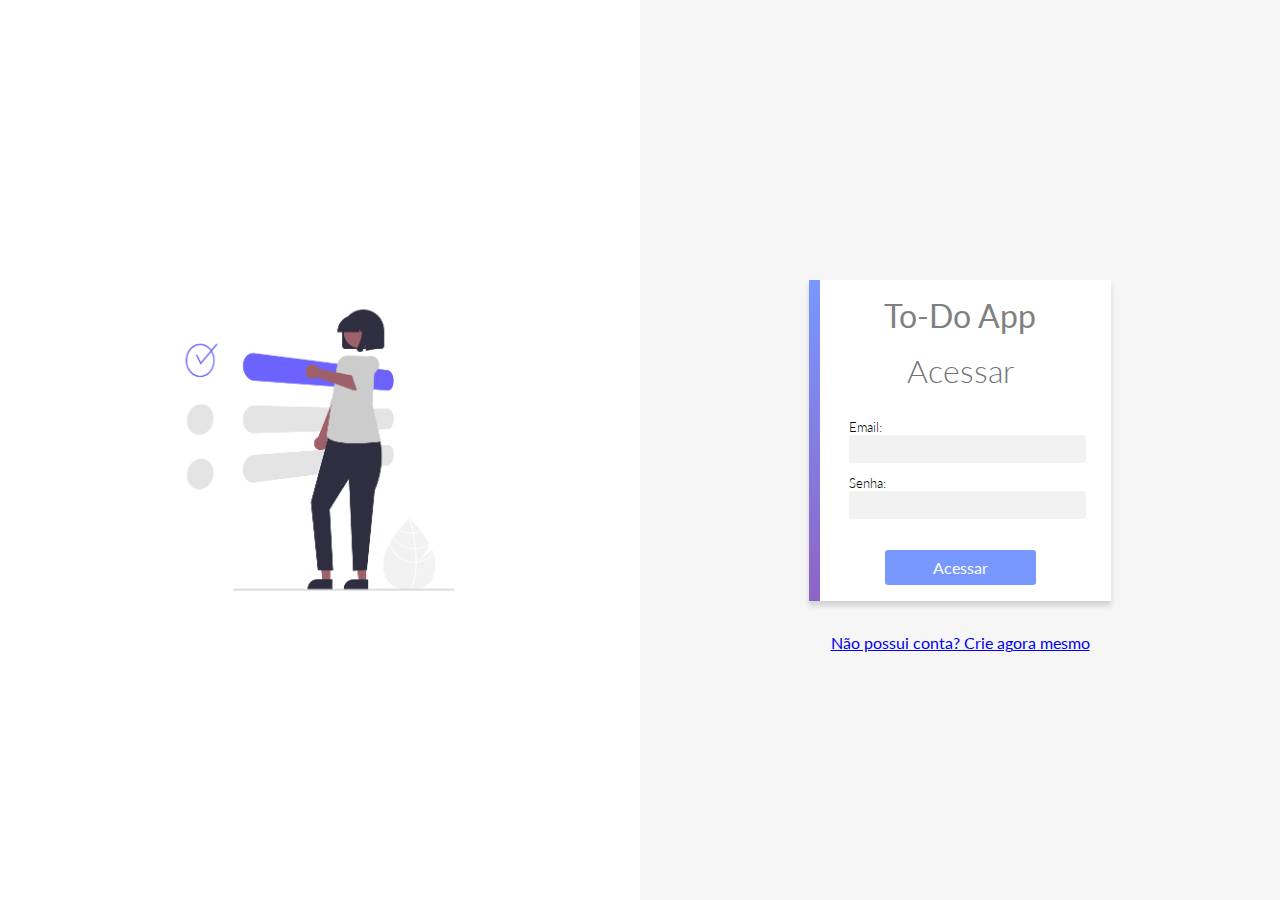
<file: app-to-do/index.html>
<!DOCTYPE html>
<html lang="pt-BR">

<head>
  <meta charset="UTF-8">
  <meta http-equiv="X-UA-Compatible" content="IE=edge">
  <meta name="viewport" content="width=device-width, initial-scale=1.0">
  <title>To-Do App</title>

  <!-- ---------------- estilos compartilhados entre login e signup ---------------- -->
  <link rel="stylesheet" href="styles/acesso.css">

  <!-- ---------------------- lógica aplicada no login ----------------------- -->
  <!-- <script src="/scripts/utils.js"></script> -->
  <!-- <script src="/scripts/index.js"></script> -->
  <script src="./scripts/login.js" type="module" defer></script>

</head>

<body>
  <div class="left">
    <img src="./assets/pessoa-login.png" alt="">
  </div>

  <div class="right">
    <form>
      <div class="form-header">
        <p>To-Do App</p>
      </div>
      <h1>Acessar</h1>
      <label>
        Email:
        <input id="inputEmail" type="text">
      </label>
      <label>
        Senha:
        <input id="inputPassword" type="password">
      </label>

      <button type="submit" id="buttonLoginSubmit">Acessar</button>

    </form>
    <div class="ingressar">
      <a href="signup.html">Não possui conta? Crie agora mesmo</a>
    </div>
  </div>

</body>

</html>
</file>
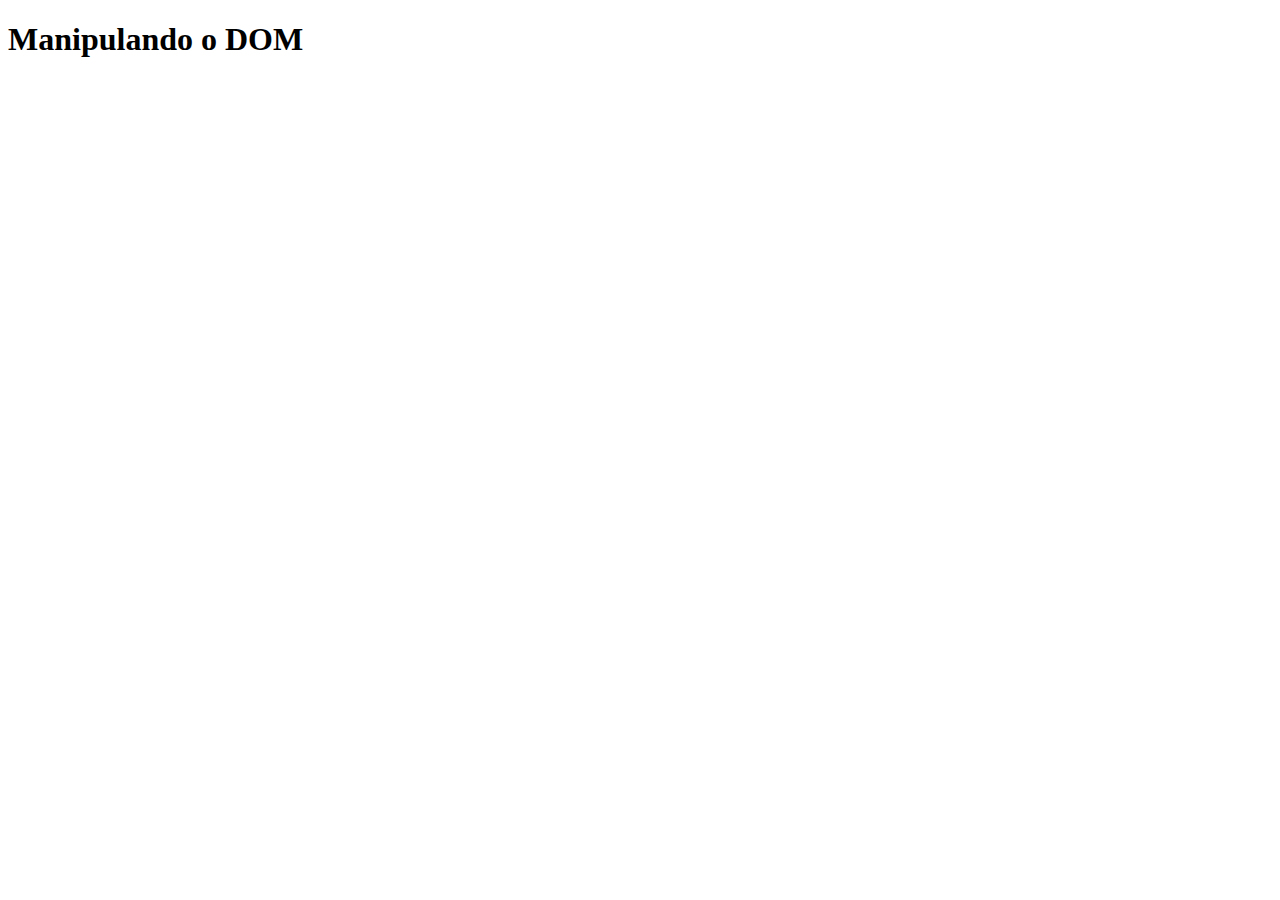
<file: aula-04/index.html>
<!DOCTYPE html>
<html lang="en">
  <head>
    <meta charset="UTF-8" />
    <meta
      http-equiv="X-UA-Compatible"
      content="IE=edge"
    />
    <meta
      name="viewport"
      content="width=device-width, initial-scale=1.0"
    />
    <title>Document</title>
  </head>
  <body>

    <div class="card"></div>
    <div class="card"></div>

    <h1 id="tituloPrincipal">Manipulando o DOM</h1>

    <div class="card card-active active"></div>
    <div class="card"></div>
    <div class="card"></div>

    <script src="./main.js"></script>

  </body>
</html>
</file>
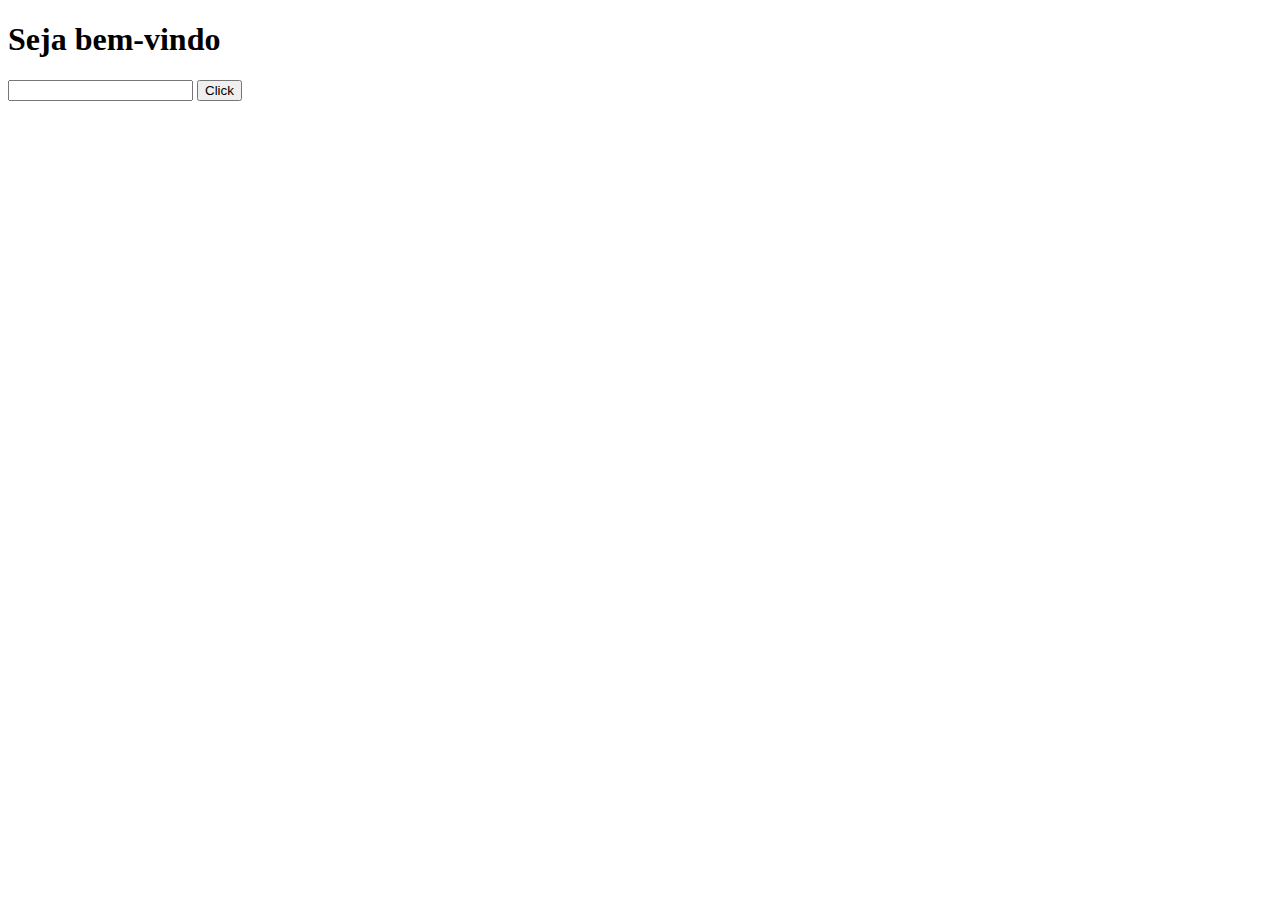
<file: aula-06/index.html>
<!DOCTYPE html>
<html lang="en">
<head>
    <meta charset="UTF-8">
    <meta http-equiv="X-UA-Compatible" content="IE=edge">
    <meta name="viewport" content="width=device-width, initial-scale=1.0">
    <title>Document</title>
</head>
<body>

    <h1>Seja bem-vindo <b id="userName"></b></h1>

    <input type="text">

    <button>Click</button>

    <script src="./main.js" type="module"></script>

</body>
</html>
</file>
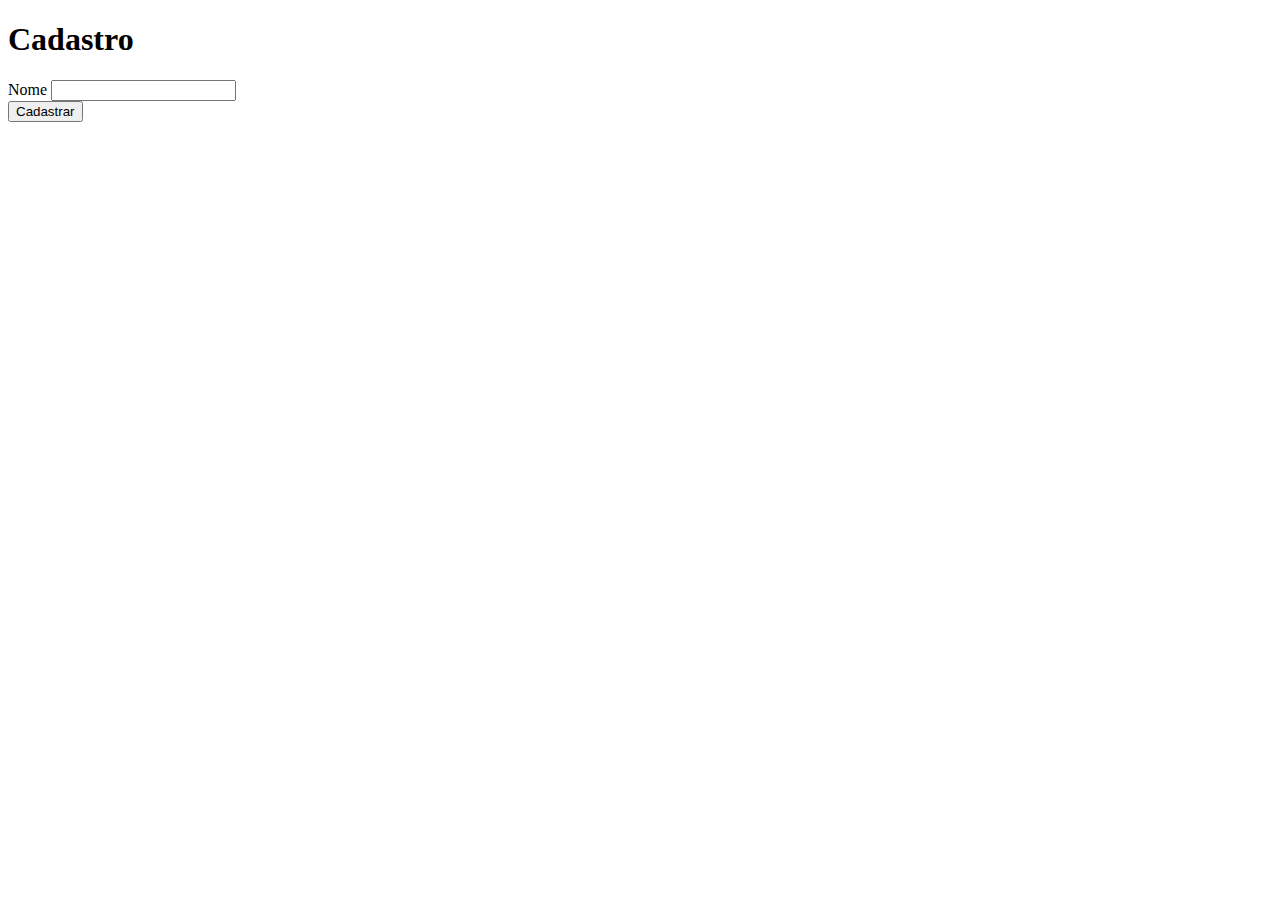
<file: aula-09/index.html>
<!DOCTYPE html>
<html lang="en">
<head>
    <meta charset="UTF-8">
    <meta http-equiv="X-UA-Compatible" content="IE=edge">
    <meta name="viewport" content="width=device-width, initial-scale=1.0">
    <title>Document</title>
    <script src="./main.js" type="module" defer></script>
</head>
<body>

    <form>

        <h1>Cadastro</h1>

        <div>
            <label for="nameInput">Nome</label>
            <input type="text" id="nameInput">
        </div>

        <button type="submit" id="submitFormButton">Cadastrar</button>

    </form>

</body>
</html>
</file>
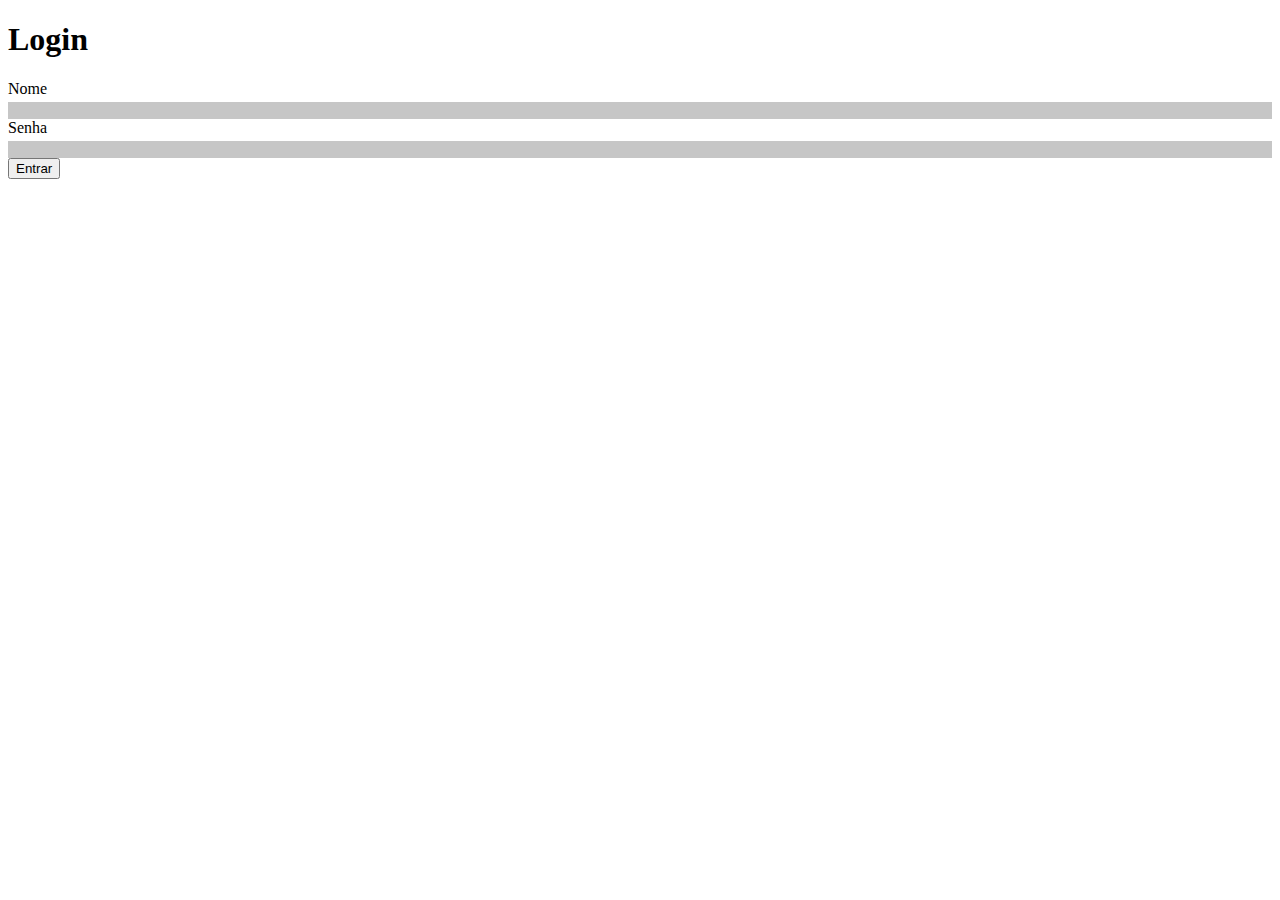
<file: aula-11/index.html>
<!DOCTYPE html>
<html lang="en">
<head>
    <meta charset="UTF-8">
    <meta http-equiv="X-UA-Compatible" content="IE=edge">
    <meta name="viewport" content="width=device-width, initial-scale=1.0">
    <title>Document</title>
    <link rel="stylesheet" href="styles.css">
    <script src="./main.js" defer></script>
</head>
<body>
    
    <form>

        <h1>Login</h1>

        <div class="form-control" id="formControlNome">
            <label for="userNameInput">Nome</label>
            <input
                type="text"
                required
                minlength="4"
                maxlength="25"
                id="userNameInput"
            >
            <small>Por favor, preencha o campo Nome com no minimo 4 caracteres</small>
        </div>

        <div class="form-control" id="formControlPassword">
            <label for="userPasswordInput">Senha</label>
            <input
                type="password"
                required
                minlength="8"
                id="userPasswordInput"
            >
            <small>Por favor, preencha o campo Senha com no minimo 8 caracteres</small>
        </div>

        <button type="submit" id="loginButton">Entrar</button>

    </form>

</body>
</html>
</file>
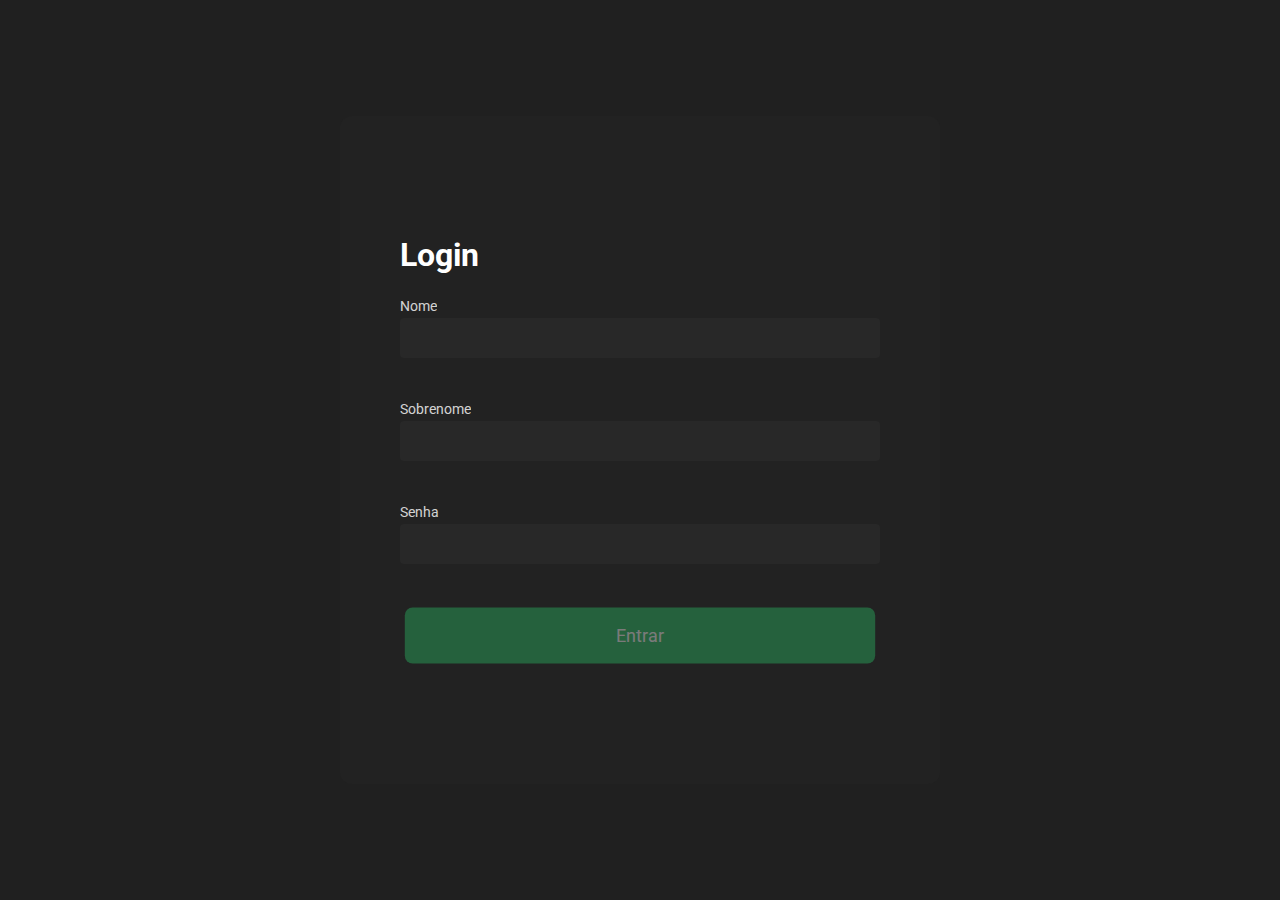
<file: aula-12/index.html>
<!DOCTYPE html>
<html lang="en">
<head>
    <meta charset="UTF-8">
    <meta http-equiv="X-UA-Compatible" content="IE=edge">
    <meta name="viewport" content="width=device-width, initial-scale=1.0">
    <title>Document</title>
    <link rel="stylesheet" href="styles.css">
    <script src="./main.js" defer></script>
</head>
<body>
    
    <form>

        <h1>Login</h1>

        <div class="form-control">
            <label for="userNameInput">Nome</label>
            <input
                type="text"
                name="nickname"
                required
                minlength="4"
                maxlength="25"
                id="userNameInput"
            >
            <small>Por favor, preencha o campo Nome com no minimo 4 caracteres</small>
        </div>

        <div class="form-control">
            <label for="userLastNameInput">Sobrenome</label>
            <input
                type="text"
                name="lastname"
                required
                minlength="4"
                maxlength="25"
                id="userLastNameInput"
            >
            <small>Por favor, preencha o campo Sobrenome com no minimo 4 caracteres</small>
        </div>

        <div class="form-control">
            <label for="userPasswordInput">Senha</label>
            <input
                type="password"
                name="password2"
                required
                minlength="8"
                id="userPasswordInput"
            >
            <small>Por favor, preencha o campo Senha com no minimo 8 caracteres</small>
        </div>

        <button
            disabled
            type="submit"
            id="loginButton"
        >Entrar</button>

    </form>

</body>
</html>
</file>
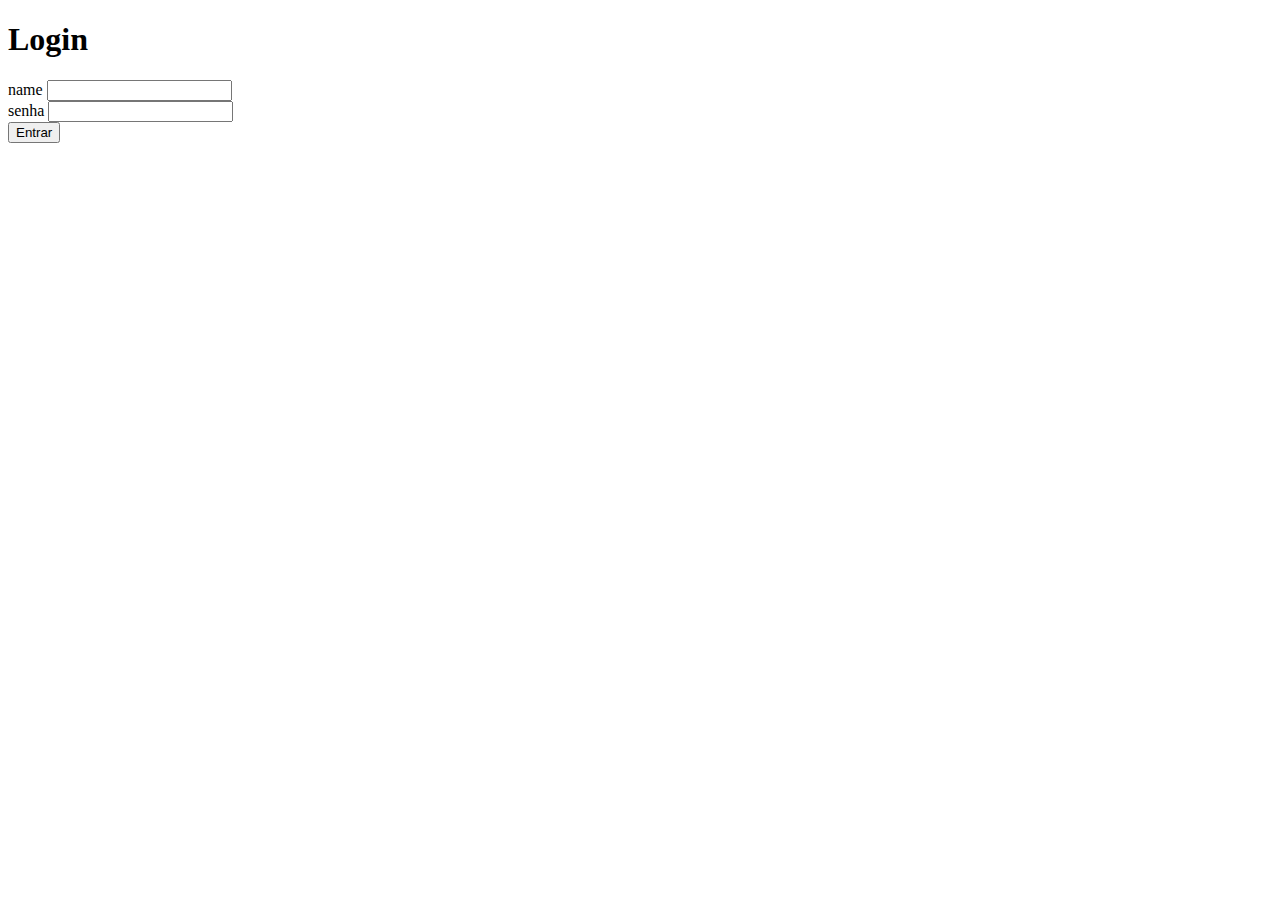
<file: aula-14/index.html>
<!DOCTYPE html>
<html lang="en">
<head>
    <meta charset="UTF-8">
    <meta http-equiv="X-UA-Compatible" content="IE=edge">
    <meta name="viewport" content="width=device-width, initial-scale=1.0">
    <title>Login</title>
    <script src="./main.js" type="module" defer></script>
</head>
<body>

    <form>

        <h1>Login</h1>

        <div>
            <label for="userNameInput">name</label>
            <input type="text" id="userNameInput">
        </div>

        <div>
            <label for="userPasswordInput">senha</label>
            <input type="password" id="userPasswordInput">
        </div>

        <button type="submit" id="buttonSubmitLogin">Entrar</button>

    </form>
    
</body>
</html>
</file>
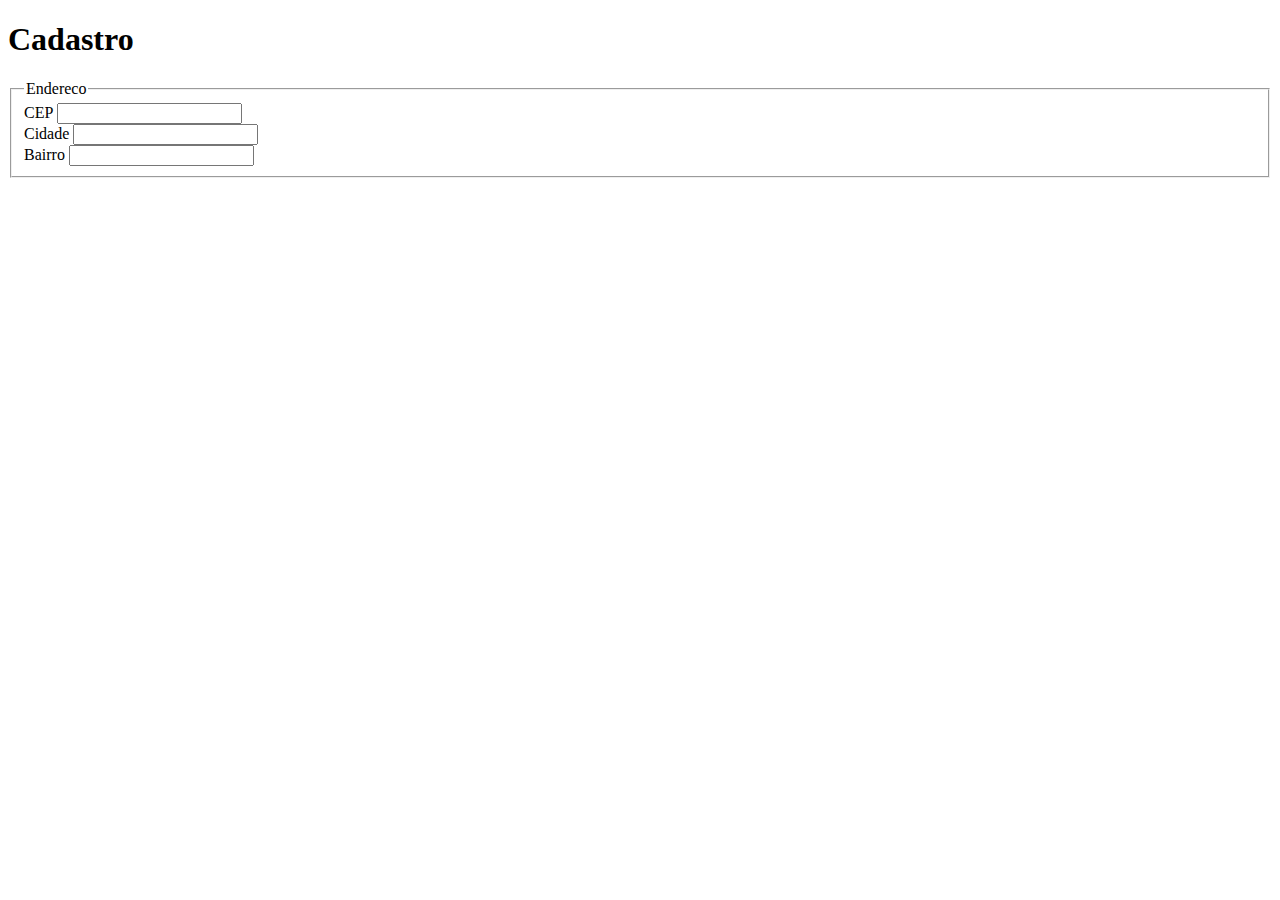
<file: aula-15/index.html>
<!DOCTYPE html>
<html lang="en">
<head>
    <meta charset="UTF-8">
    <meta name="viewport" content="width=device-width, initial-scale=1.0">
    <title>Document</title>
    <script src="./main.js" defer></script>
</head>
<body>
    
    <form>

        <h1>Cadastro</h1>

        <fieldset>

            <legend>Endereco</legend>

            <div>
                <label for="cepInput">CEP</label>
                <input type="text" id="cepInput" maxlength="8">
            </div>

            <div>
                <label for="cidadeInput">Cidade</label>
                <input type="text" id="cidadeInput">
            </div>

            <div>
                <label for="bairroInput">Bairro</label>
                <input type="text" id="bairroInput">
            </div>

        </fieldset>

    </form>

</body>
</html>
</file>
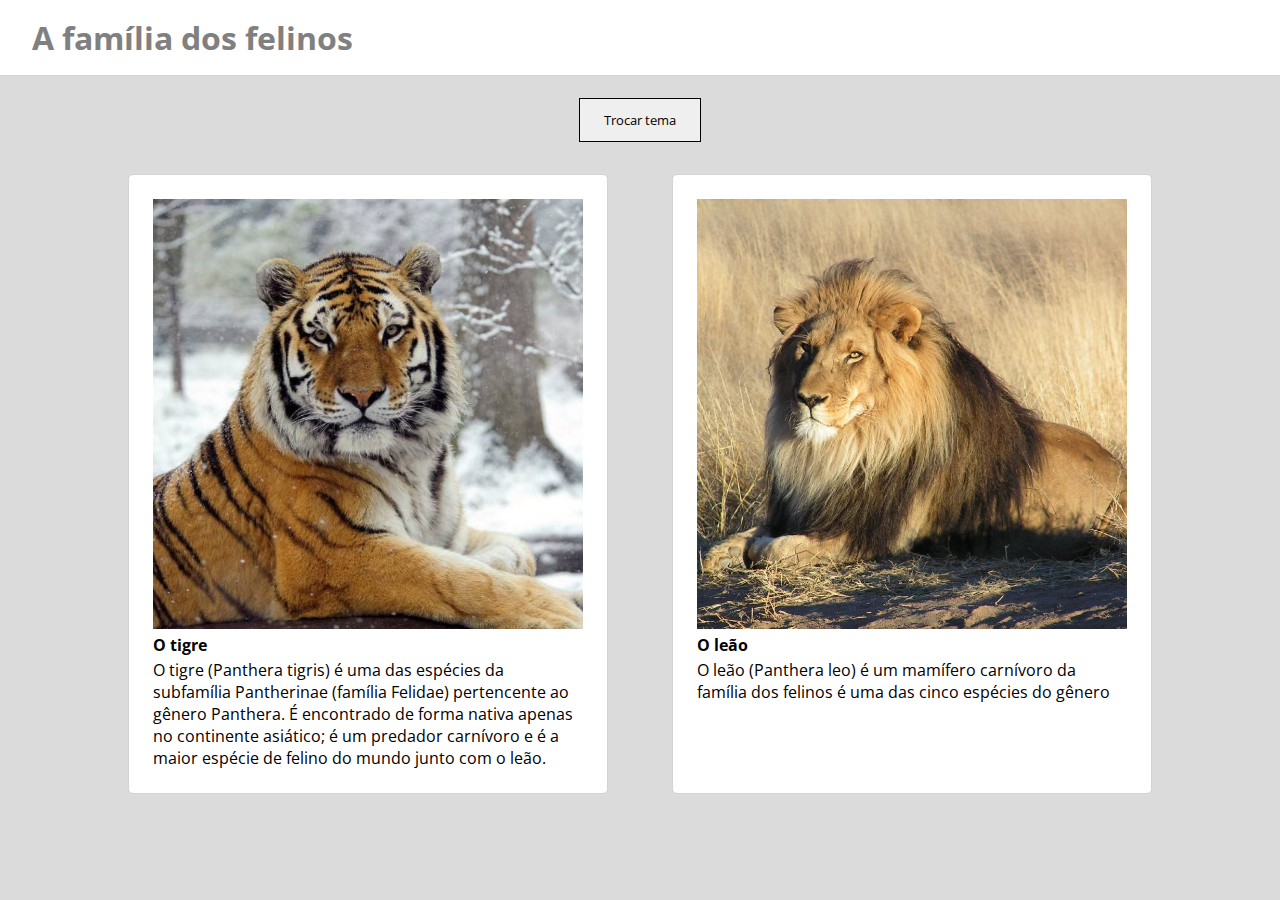
<file: aula-05/mesa/index.html>
<!DOCTYPE html>
<html lang="pt-BR">

<head>
  <meta charset="UTF-8">
  <meta http-equiv="X-UA-Compatible" content="IE=edge">
  <meta name="viewport" content="width=device-width, initial-scale=1.0">
  <link rel="stylesheet" href="styles.css">
  <title>Aula 5 - Modificar elementos com JS </title>
</head>

<body class="">

  <h1>A família dos felinos</h1>

  <button onclick="changeTheme()" class="switch-theme-button">Trocar tema</button>

  <div class="container" id="postsContainer">
    <!-- <div class="item">
      <img src="./imagens/tiger.jpg">
      <h2>O tigre</h2>
      <p>
        O tigre (Panthera tigris) é uma das espécies da subfamília Pantherinae (família Felidae)
        pertencente ao gênero Panthera. É encontrado de forma nativa apenas no continente asiático; é um predador
        carnívoro e
        é a maior espécie de felino do mundo junto com o leão.
      </p>
    </div> -->
    <!-- <div class="item">
      <img src="./imagens/leon.jpg">
      <h2>O leão</h2>
      <p>
        O leão (Panthera leo) é um mamífero carnívoro da família dos felinos é uma das cinco espécies do gênero
        gênero Panthera. Os leões selvagens vivem em populações cada vez mais dispersas e fragmentadas na África
        subsahariana
        (com exceção das regiões florestais e das regiões de selva da Bacia do Congo) e uma pequena área do noroeste da
        Índia.
      </p>
    </div>
    <div class="item">
      <img src="./imagens/leopardo.jpg">
      <h2>O leopardo</h2>
      <p>
        O leopardo (Panthera pardus) é um mamífero carnívoro da família dos felinos. Como três dos outros
        felinos do gênero Panthera: o leão, o tigre e a onça-pintada, são caracterizados por uma modificação do osso
        hióide que lhes permite rugir.
        É também conhecido como pantera marrom e, quando tem a pelagem completamente escura, como pantera negra
        (melanista).
      </p>
    </div>
    <div class="item">
      <img src="./imagens/pantera-negra.jpg">
      <h2>A pantera negra</h2>
      <p>
        A pantera negra é uma variação escura (melanismo) de várias espécies de felinos grandes, especialmente o
        leopardo (Panthera pardus) e a onça-pintada (Panthera onca).
        Mas deve-se ressaltar que não se trata de uma espécie nova, nem mesmo de uma subespécie, é simplesmente uma
        variação negra destes animais.
      </p>
    </div>
    <div class="item">
      <img src="./imagens/jaguar.jpg">
      <h2>O jaguar</h2>
      <p>
        O jaguar, ou jaguarete (Panthera onca) é um carnívoro felídeo da sub-família Panthera e do
        gênero Panthera. É a única das cinco espécies existentes deste gênero encontradas nas Américas. Também
        é o maior felino das Américas e o terceiro maior do mundo, depois do tigre (Panthera tigris) e do leão (Panthera
        leo).
      </p>
    </div>
    <div class="item">
      <img src="./imagens/chita.jpg">
      <h2>O guepardo</h2>
      <p>
        O guepardo, ou chita (Acinonyx jubatus) é um membro atípico da família felina. É o único
        representante vivo do gênero Acinonyx. Ele caça graças à sua visão e grande velocidade. É o animal terrestre
        mais rápido
        do mundo, atingindo uma velocidade máxima de 115 km/h em corridas de até quinhentos metros.
      </p>
    </div> -->
  </div>

  <script src="./main.js" type="module"></script>
  <script src="./populate.js"></script>

</body>

</html>
</file>
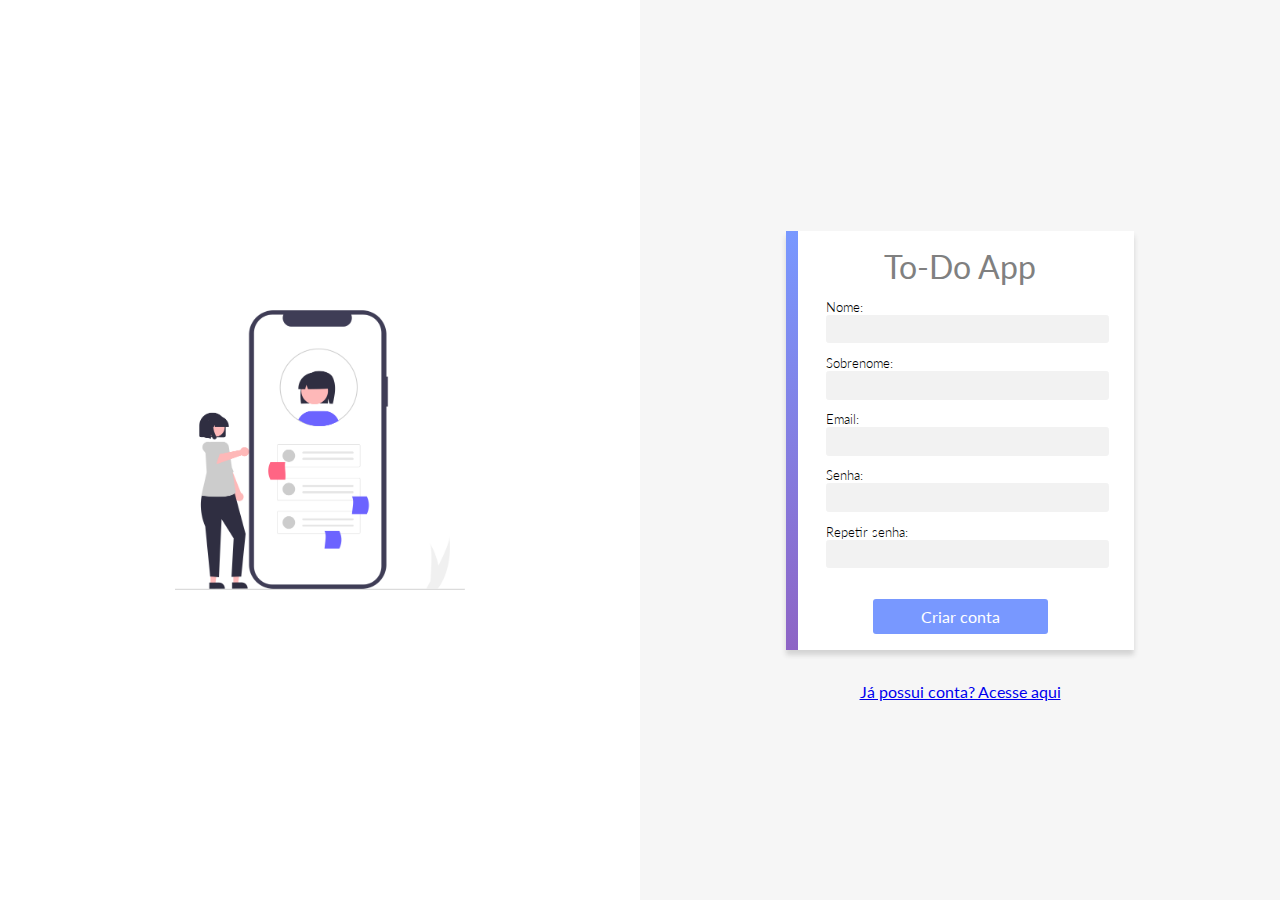
<file: app-to-do/signup.html>
<!DOCTYPE html>
<html lang="pt-BR">

<head>
  <meta charset="UTF-8">
  <meta http-equiv="X-UA-Compatible" content="IE=edge">
  <meta name="viewport" content="width=device-width, initial-scale=1.0">
  <title>To-Do App</title>

  <!-- ---------------- estilos compartilhados entre login e signup ---------------- -->
  <link rel="stylesheet" href="./styles/acesso.css">

  <!-- ---------------------- lógica aplicada no registro -------------------- -->
  <!-- <script src="/scripts/utils.js"></script> -->
  <script src="./scripts/signup.js" type="module" defer></script>

</head>

<body>

  <div class="left">
    <img src="./assets/pessoa-signup.png" alt="">
  </div>
  <div class="right">
    <form>
      <div class="form-header">
        <p>To-Do App</p>
      </div>

      <label>
        Nome:
        <input
          type="text"
          required
          minlength="4"
          max="40"
        >
      </label>
      <label>
        Sobrenome:
        <input type="text">
      </label>
      <label>
        Email:
        <input
          type="email"
          required
          minlength="6"
          id="emailInput"
        >
      </label>
      <label>
        Senha:
        <input type="password">
      </label>
      <label>
        Repetir senha:
        <input type="password">
      </label>

      <button id="buttonSubmit">Criar conta</button>

    </form>
    <div class="ingressar">
      <a href="./index.html">Já possui conta? Acesse aqui</a>
    </div>
  </div>

</body>

</html>
</file>
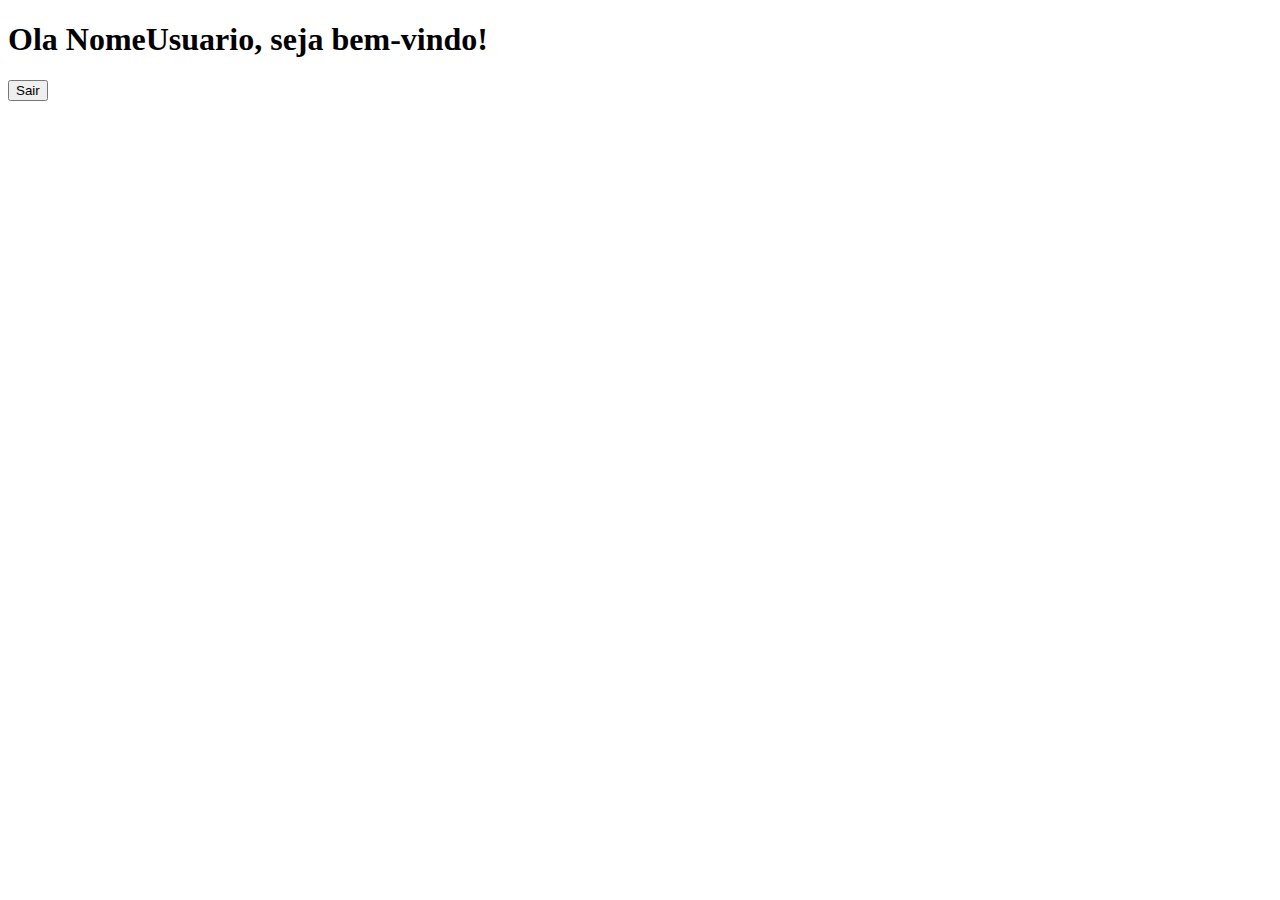
<file: aula-14/home.html>
<!DOCTYPE html>
<html lang="en">
<head>
    <meta charset="UTF-8">
    <meta http-equiv="X-UA-Compatible" content="IE=edge">
    <meta name="viewport" content="width=device-width, initial-scale=1.0">
    <title>Document</title>
    <script src="./home.js" type="module" defer></script>
</head>
<body>
    
    <h1>Ola <b id="userName">NomeUsuario</b>, seja bem-vindo!</h1>

    <button id="logoutButton">Sair</button>

</body>
</html>
</file>
<file: app-to-do/styles/acesso.css>
@import url('./common.css');

body{
  display: flex;
}

h1 {
  color: rgb(116, 116, 116);
  font-weight: 300;
  margin: .5em 0;
}

form {
  position: relative;
  max-width: 26em;
  background-color: white;
  display: flex;
  align-items: center;
  flex-direction: column;
  margin: 2em auto;
  box-shadow: 0 5px 5px lightgrey;
  padding: 1em 2.5em;
  box-sizing: border-box;
}

form:after {
  position: absolute;
  content: '';
  width: .7em;
  height: 100%;
  top: 0;
  left: 0;
  background: linear-gradient(var(--primary), var(--secondary));
}


input {
  width: 100%;
  padding: .4em .5em;
  background-color: var(--app-grey);
  border: 1px solid var(--app-grey);
  border-radius: .2em;
}

input:focus {
  outline: none;
  border: 1px solid lightgrey;
}

label {
  width: 100%;
  font-weight: 300;
  margin-bottom: -.1em;
  margin-top: 1em;
  font-size: .8em;
}

button {
  padding: .5em 3em;
  background-color: var(--primary);
  color: white;
  margin-top: 2em;
  font-weight: 400;
  font-size: 1em;
}

.form-header {
  color: grey;
  font-size: 2em;
}
.ingressar{
  text-align: center;
}
.left{
  width: 50%;  
  background-color: white;
  text-align: center;
  display: flex;
  align-items: center;
  justify-content: center;
}
.left img{
  width:60%;
}
.right{
  width: 50%;
  display: flex;
  flex-direction: column;
  align-items: center;
  justify-content: center;
}
</file>
<file: aula-11/styles.css>
.form-control {
    display: flex;
    flex-direction: column;
    gap: 4px;
}

.form-control input {

    background-color: #c6c6c6;
    border: none;

}

.form-control small {

    display: none;
    color: #e36262;

}

.error input {

    background-color: #e36262;

}

.error small {

    display: block;

}
</file>
<file: aula-12/styles.css>
@import url('https://fonts.googleapis.com/css2?family=Roboto:wght@500&display=swap');

* {

    padding: 0;
    margin: 0;
    box-sizing: border-box;
    font-family: 'Roboto', sans-serif;
    color: white;
    transition: .2s ease-in-out;

}

body {

    min-height: 100vh;
    background-color: #202020;
    display: flex;
    justify-content: center;
    align-items: center;

}

form {

    width: 600px;
    display: flex;
    flex-direction: column;
    gap: 24px;
    margin: 0 auto;
    padding: 120px 60px;
    background-color: #222222;
    border-radius: 12px;

}

.form-control {

    display: flex;
    flex-direction: column;
    gap: 4px;

}

.form-control label {

    font-size: 14px;
    opacity: .8;

}

.form-control input {

    background-color: #282828;
    border: none;
    padding: 8px 16px;
    border-radius: 4px;
    font-size: 20px;

}

.form-control small {

    opacity: 0;
    color: #e36262;

}

.error input {

    background-color: #e36262;

}

.error small {

    opacity: .8;

}

form button {

    padding: 18px 12px;
    border-radius: 8px;
    border: none;
    background-color: #2ac166;
    font-size: 18px;

}

form button:hover {

    cursor: pointer;
    background-color: #42ee87;
    transform: scale(1.02);

}

form button:disabled {

    opacity: .4;
    transform: scale(.98);

}

form button:disabled:hover {

    background-color: #2ac166;
    cursor: not-allowed;
    transform: scale(.98);

}
</file>
<file: aula-05/mesa/styles.css>
@import url('https://fonts.googleapis.com/css2?family=Open+Sans:wght@300;400&display=swap');

* {
  margin: 0;
  padding: 0;
  font-family: 'Open Sans', sans-serif;
  transition: .2s ease-in-out;
}

body {
  background-color: rgb(219, 219, 219);
}

.switch-theme-button {

  padding: 12px 24px;
  margin: 22px auto;
  display: block;
  border: 1px solid;
  
}

.dark .switch-theme-button {

  color: white;
  background-color: #404040;

}

h1 {
  padding: .5em 1em;
  background-color: white;
  border-bottom: 1px solid lightgrey;
  color: grey;
}

.container {
  display: flex;
  flex-wrap: wrap;
  justify-content: space-between;
  width: 80%;
  margin: 2em 10%;
}

.item {
  width: 30em;
  background-color: white;
  box-sizing: border-box;
  padding: 1.5em;
  margin-bottom: 1em;
  border-radius: 5px;
  border: 1px solid lightgray;
}

.item img {
  width: 100%;
}

.item h2 {
  font-size: 1em;
  margin-bottom: .2em;
}

.dark {
  background-color: rgb(39, 39, 39);
}

.dark h1 { 
  background-color: rgb(19, 19, 19);
  color: rgb(170, 170, 170);
  border-color: black;
}

.dark .item{
  background-color: rgb(19, 19, 19);
  border-color: black;
  color: rgb(230, 230, 230);
}
</file>
